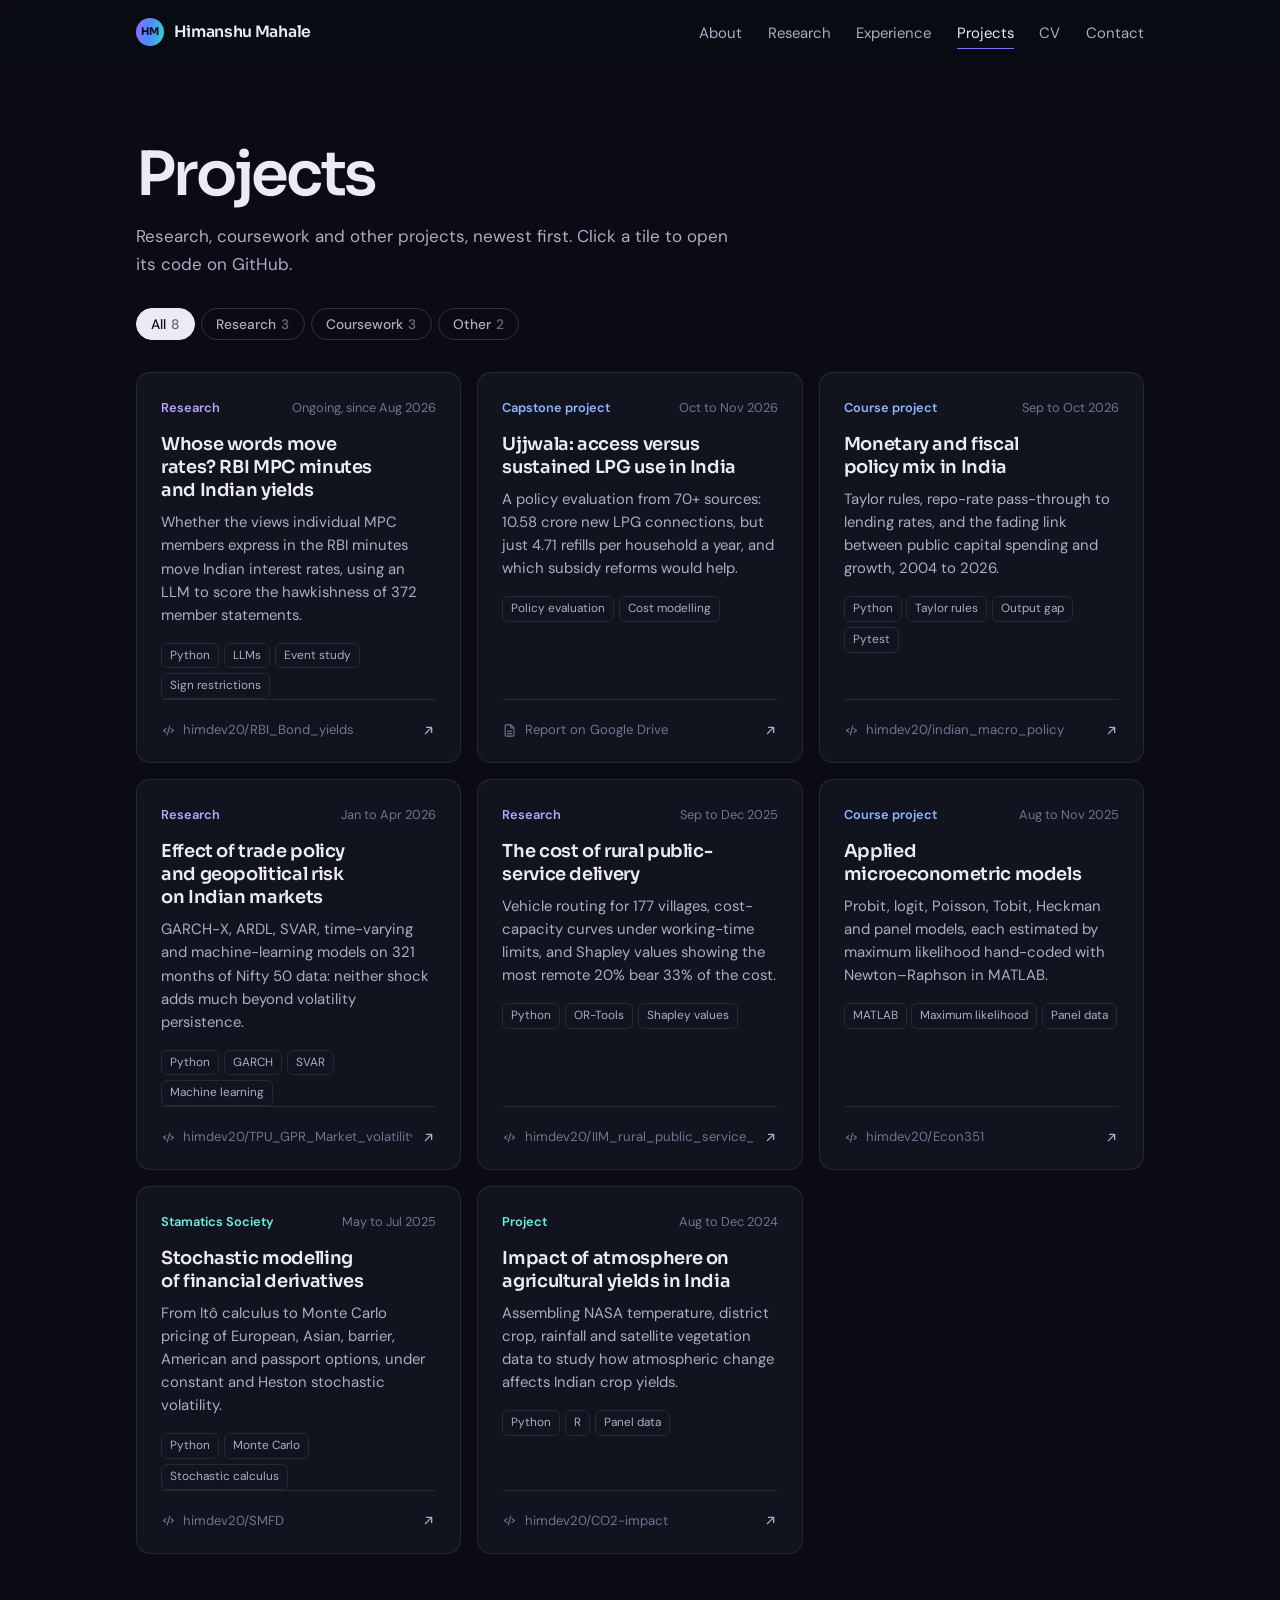
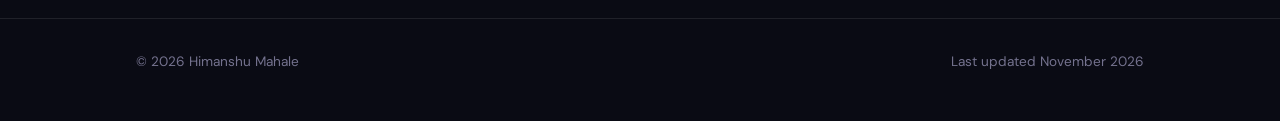
<file: projects.html>
<!DOCTYPE html>
<html lang="en">
<head>
  <meta charset="utf-8">
  <meta name="viewport" content="width=device-width, initial-scale=1">
  <title>Projects | Himanshu Mahale</title>
  <meta name="description" content="Research and course projects by Himanshu Mahale, IIT Kanpur.">
  <meta name="author" content="Himanshu Mahale">
  <meta name="theme-color" content="#0a0b14">
  <meta property="og:type" content="website">
  <meta property="og:title" content="Projects | Himanshu Mahale">
  <meta property="og:description" content="Research and course projects by Himanshu Mahale, IIT Kanpur.">
  <meta property="og:url" content="https://himdev20.github.io/">
  <meta name="twitter:card" content="summary">
  <link rel="icon" href="[data-uri]" type="image/svg+xml">
  <link rel="preconnect" href="https://fonts.googleapis.com">
  <link rel="preconnect" href="https://fonts.gstatic.com" crossorigin>
  <link href="https://fonts.googleapis.com/css2?family=Sora:wght@400..700&family=DM+Sans:ital,opsz,wght@0,9..40,400..700;1,9..40,400..700&display=swap" rel="stylesheet">
  <!-- All styling for this page. Colours and fonts are the variables at the top. -->
  <style>
/* ==========================================================================
   Himanshu Mahale, personal academic site
   Simple layout, dark theme. Colours and fonts are the variables below.
   ========================================================================== */
:root {
  --bg: #0a0b14;
  --surface: #11131f;
  --surface-2: #161927;
  --text: #eceaf6;
  --text-2: #aeacc4;
  --text-3: #74728e;
  --rule: rgba(255, 255, 255, 0.09);
  --rule-strong: rgba(255, 255, 255, 0.16);
  --violet: #8b6cff;
  --violet-soft: #b7a6ff;
  --blue: #4f8cff;
  --teal: #2fd6c3;
  --grad: linear-gradient(100deg, #8b6cff 0%, #4f8cff 50%, #2fd6c3 100%);

  --display: "Sora", "Avenir Next", "Segoe UI", system-ui, sans-serif;
  --body: "DM Sans", "Avenir Next", "Segoe UI", system-ui, sans-serif;

  --measure: 42rem;
  --wide: 68rem;
  --gutter: clamp(1.25rem, 4vw, 2.5rem);
  color-scheme: dark;
}

*, *::before, *::after { box-sizing: border-box; }
html { -webkit-text-size-adjust: 100%; scroll-padding-top: 5rem; background: var(--bg); }
@media (prefers-reduced-motion: no-preference) { html { scroll-behavior: smooth; } }
body {
  margin: 0; background: var(--bg); color: var(--text);
  font-family: var(--body); font-size: 1.0625rem; line-height: 1.68;
  -webkit-font-smoothing: antialiased;
}
::selection { background: rgba(139, 108, 255, .4); color: #fff; }
img { max-width: 100%; display: block; }
h1, h2, h3, h4 { font-family: var(--display); font-weight: 600; letter-spacing: -0.025em; margin: 0; text-wrap: balance; }

a { color: inherit; text-decoration: underline; text-decoration-color: rgba(139, 108, 255, .55); text-decoration-thickness: 1px; text-underline-offset: 3px; }
a:hover { color: var(--violet-soft); text-decoration-color: var(--violet-soft); }
:focus-visible { outline: 2px solid var(--teal); outline-offset: 3px; border-radius: 4px; }

.skip-link { position: absolute; left: 1rem; top: -4rem; z-index: 100; background: #fff; color: #000; padding: .5rem .9rem; border-radius: 8px; font-weight: 600; }
.skip-link:focus { top: 1rem; }
.visually-hidden { position: absolute !important; width: 1px; height: 1px; overflow: hidden; clip: rect(0 0 0 0); white-space: nowrap; margin: -1px; padding: 0; border: 0; }

.wrap { max-width: var(--wide); margin: 0 auto; padding: 0 var(--gutter); }

/* ---------- Navigation ---------- */
.site-nav {
  position: sticky; top: 0; z-index: 50;
  background: rgba(10, 11, 20, .82);
  backdrop-filter: blur(10px); -webkit-backdrop-filter: blur(10px);
  border-bottom: 1px solid transparent; transition: border-color .2s ease;
}
.site-nav.scrolled { border-bottom-color: var(--rule); }
.site-nav .wrap { display: flex; align-items: center; justify-content: space-between; height: 4rem; gap: 1rem; }
.brand { display: flex; align-items: center; gap: .6rem; font-family: var(--display); font-weight: 600; font-size: .98rem; text-decoration: none; letter-spacing: -.02em; }
.brand:hover { color: var(--text); }
.brand .mono { width: 28px; height: 28px; border-radius: 50%; background: var(--grad); color: #0a0a14; display: grid; place-items: center; font-size: .66rem; font-weight: 700; letter-spacing: 0; }
.nav-links { display: flex; align-items: center; gap: 1.6rem; list-style: none; margin: 0; padding: 0; }
.nav-links a { font-size: .93rem; color: var(--text-2); text-decoration: none; padding: .3rem 0; border-bottom: 1.5px solid transparent; }
.nav-links a:hover, .nav-links a.active, .nav-links a[aria-current="page"] { color: var(--text); border-bottom-color: var(--violet); }
.menu-toggle { display: none; background: none; border: 1px solid var(--rule-strong); color: var(--text); width: 2.3rem; height: 2.3rem; border-radius: 50%; cursor: pointer; place-items: center; }
.menu-toggle svg { width: 1.05rem; height: 1.05rem; }
@media (max-width: 780px) {
  .menu-toggle { display: inline-grid; }
  .nav-links { position: absolute; top: 4rem; left: 0; right: 0; flex-direction: column; align-items: stretch; gap: 0; background: var(--bg); border-bottom: 1px solid var(--rule); padding: .4rem var(--gutter) 1rem; display: none; }
  .nav-links.open { display: flex; }
  .nav-links a { display: block; padding: .75rem 0; font-size: 1rem; border-bottom: 1px solid var(--rule); }
  .nav-links li:last-child a { border-bottom: 0; }
}

/* ---------- Hero ---------- */
.hero { padding: clamp(3.5rem, 9vw, 6.5rem) 0 clamp(2.5rem, 6vw, 4rem); }
.hero h1 { font-size: clamp(2.8rem, 7vw, 5.2rem); line-height: 1; letter-spacing: -.045em; margin: 0 0 1.3rem; }
.hero h1 span { display: block; }
.hero h1 span + span { background: var(--grad); -webkit-background-clip: text; background-clip: text; color: transparent; padding-bottom: .06em; }
.tagline { font-size: clamp(1.12rem, 2vw, 1.32rem); line-height: 1.5; color: var(--text-2); margin: 0 0 1.7rem; max-width: 36rem; }
.tagline a { color: var(--text); }
.status { display: inline-flex; align-items: center; gap: .6rem; font-size: .9rem; color: var(--text-2); border: 1px solid var(--rule-strong); padding: .45rem .95rem; border-radius: 999px; margin: 0; }
.status::before { content: ""; width: 7px; height: 7px; border-radius: 50%; background: var(--teal); box-shadow: 0 0 8px var(--teal); flex: none; }

/* ---------- Sections: heading in the margin, content in the column ---------- */
.section { padding: clamp(2.6rem, 6vw, 4rem) 0; border-top: 1px solid var(--rule); }
.section .wrap { display: grid; gap: 1rem 3rem; grid-template-columns: 12rem minmax(0, 1fr); }
.section h2 { font-size: 1.4rem; line-height: 1.25; letter-spacing: -.03em; margin-top: .15rem; }
.section-body { max-width: var(--measure); }
.section-body > p { margin: 0 0 1rem; }
@media (max-width: 780px) { .section .wrap { grid-template-columns: 1fr; } }

/* About */
.profile { font-size: .9rem; }
.portrait { position: relative; aspect-ratio: 4 / 5; width: 100%; max-width: 12rem; border-radius: 10px; overflow: hidden; display: grid; place-items: center; margin-bottom: 1rem; background: linear-gradient(140deg, #2a2160, #13234a 60%, #0f3a3a); }
.portrait .initials { font-family: var(--display); font-weight: 600; font-size: 2.6rem; letter-spacing: -.04em; color: rgba(255,255,255,.85); }
.portrait img { position: absolute; inset: 0; width: 100%; height: 100%; object-fit: cover; }
.profile ul { list-style: none; margin: 0; padding: 0; }
.profile li { margin: .35rem 0; color: var(--text-2); }
.about-text { max-width: var(--measure); }
.about-text p { margin: 0 0 1.15em; color: var(--text-2); }
.about-text p:first-child { color: var(--text); font-size: 1.15rem; line-height: 1.6; }
@media (max-width: 780px) {
  .profile { display: grid; grid-template-columns: 7.5rem 1fr; gap: 1.25rem; align-items: start; }
  .portrait { margin: 0; }
}

/* Interests */
.interests { margin: 0; display: grid; gap: 1.5rem 2.5rem; grid-template-columns: repeat(2, minmax(0, 1fr)); }
.interests dt { font-family: var(--display); font-weight: 600; font-size: 1.05rem; letter-spacing: -.02em; margin-bottom: .3rem; display: flex; align-items: center; gap: .55rem; }
.interests dt::before { content: ""; width: 8px; height: 8px; border-radius: 2px; background: var(--grad); flex: none; }
.interests dd { margin: 0; color: var(--text-2); font-size: .97rem; line-height: 1.55; }
@media (max-width: 560px) { .interests { grid-template-columns: 1fr; } }

/* Entries */
.entry { padding: 0 0 2rem; margin: 0 0 2rem; border-bottom: 1px solid var(--rule); }
.entry:last-child { border-bottom: 0; margin-bottom: 0; padding-bottom: 0; }
.entry h3 { font-size: 1.22rem; line-height: 1.3; margin: 0 0 .4rem; }
.entry .meta { font-size: .9rem; color: var(--text-3); margin: 0 0 .8rem; }
.entry .meta .when { color: var(--text-2); }
.entry p { margin: 0 0 .8rem; color: var(--text-2); }
.entry-head { display: flex; justify-content: space-between; align-items: baseline; gap: .3rem 1rem; flex-wrap: wrap; }
.entry-head .when { font-size: .88rem; color: var(--text-3); white-space: nowrap; }
.entry ul { margin: .3rem 0 .8rem; padding-left: 1.15rem; color: var(--text-2); }
.entry li { margin: .35rem 0; }
.entry li::marker { color: var(--violet); }
.entry h4 { font-size: .98rem; margin: 1.1rem 0 .3rem; letter-spacing: -.015em; }
.tag-ongoing { display: inline-block; font-size: .74rem; font-weight: 600; color: var(--teal); border: 1px solid rgba(47,214,195,.45); border-radius: 999px; padding: .08rem .55rem; margin-right: .5rem; vertical-align: .1em; }

details { margin: .6rem 0 0; }
summary { font-size: .9rem; font-weight: 600; color: var(--violet-soft); cursor: pointer; list-style: none; display: inline-flex; align-items: center; gap: .45rem; }
summary::-webkit-details-marker { display: none; }
summary::before { content: ""; width: .4rem; height: .4rem; border-right: 1.5px solid currentColor; border-bottom: 1.5px solid currentColor; transform: rotate(-45deg); transition: transform .15s ease; }
details[open] summary::before { transform: rotate(45deg); }
details > ul { margin: .8rem 0 0; padding: .1rem 0 .1rem 1.6rem; border-left: 2px solid rgba(139,108,255,.35); }

.links { display: flex; flex-wrap: wrap; gap: .5rem; margin-top: .9rem; }
.pill { font-size: .82rem; font-weight: 500; text-decoration: none; color: var(--text); border: 1px solid var(--rule-strong); border-radius: 999px; padding: .3rem .85rem; display: inline-flex; align-items: center; gap: .35rem; }
.pill:hover { border-color: var(--violet); color: var(--violet-soft); }
.pill svg { width: 12px; height: 12px; }

/* Education facts */
.facts { margin: .4rem 0 0; display: grid; grid-template-columns: auto 1fr; gap: .35rem 1.4rem; font-size: .95rem; }
.facts dt { color: var(--text-3); }
.facts dd { margin: 0; color: var(--text); }

/* Contact */
.contact-line { font-size: 1.25rem; line-height: 1.45; margin: 0 0 1.2rem; color: var(--text); }
.email-row { display: flex; flex-wrap: wrap; align-items: center; gap: .75rem 1rem; margin-bottom: 1.4rem; }
.email-row a { font-size: 1.15rem; }
.btn { font: 500 .88rem var(--body); background: none; color: var(--text); cursor: pointer; border: 1px solid var(--rule-strong); border-radius: 999px; padding: .45rem 1rem; text-decoration: none; display: inline-flex; align-items: center; gap: .45rem; }
.btn:hover { border-color: var(--violet); color: var(--violet-soft); }
.btn.primary { background: var(--grad); border: 0; color: #0a0a14; font-weight: 600; padding: .5rem 1.1rem; }
.btn.primary:hover { color: #0a0a14; filter: brightness(1.08); }
.btn svg { width: 1rem; height: 1rem; }
.socials { display: flex; flex-wrap: wrap; gap: .6rem; }

/* Footer */
.site-footer { border-top: 1px solid var(--rule); padding: 2rem 0 3rem; }
.site-footer .wrap { display: flex; justify-content: space-between; flex-wrap: wrap; gap: .5rem 2rem; font-size: .85rem; color: var(--text-3); }
.site-footer p { margin: 0; }

/* ---------- Projects page: clickable tiles ---------- */
.page-head { padding: clamp(3rem, 8vw, 5rem) 0 2rem; }
.page-head h1 { font-size: clamp(2.4rem, 5.5vw, 3.8rem); line-height: 1; letter-spacing: -.045em; margin-bottom: 1rem; }
.page-head p { color: var(--text-2); max-width: 38rem; margin: 0; }
.filters { display: flex; flex-wrap: wrap; gap: .4rem; margin-top: 1.8rem; }
.filters button { font: 500 .86rem var(--body); color: var(--text-2); background: none; border: 1px solid var(--rule-strong); border-radius: 999px; padding: .38rem .9rem; cursor: pointer; }
.filters button:hover { color: var(--text); }
.filters button[aria-pressed="true"] { background: var(--text); color: var(--bg); border-color: var(--text); }
.filters .count { opacity: .6; margin-left: .3rem; }

.tiles { display: grid; grid-template-columns: repeat(auto-fill, minmax(19rem, 1fr)); gap: 1rem; padding-bottom: 4rem; }
.tile {
  position: relative; display: flex; flex-direction: column; min-height: 15rem;
  padding: 1.5rem 1.5rem 1.3rem; border-radius: 14px; text-decoration: none; color: var(--text);
  background: var(--surface); border: 1px solid var(--rule);
  transition: border-color .2s ease, transform .2s ease, background .2s ease;
}
.tile[hidden] { display: none; }
.tile:hover { color: var(--text); border-color: rgba(139,108,255,.6); background: var(--surface-2); transform: translateY(-2px); }
.tile::before { content: ""; position: absolute; left: 1.5rem; right: 1.5rem; top: 0; height: 2px; border-radius: 0 0 2px 2px; background: var(--grad); opacity: 0; transition: opacity .2s ease; }
.tile:hover::before { opacity: 1; }
.tile-top { display: flex; justify-content: space-between; align-items: center; gap: .6rem; font-size: .8rem; color: var(--text-3); margin-bottom: .9rem; }
.tile-cat { font-weight: 600; color: var(--violet-soft); }
.tile[data-kind="course"] .tile-cat { color: #8fb6ff; }
.tile[data-kind="other"] .tile-cat { color: #6ef0df; }
.tile h2 { font-size: 1.12rem; line-height: 1.3; letter-spacing: -.02em; margin-bottom: .55rem; }
.tile p { margin: 0; color: var(--text-2); font-size: .93rem; line-height: 1.55; }
.tile-tags { display: flex; flex-wrap: wrap; gap: .3rem; margin-top: 1rem; }
.tile-tags span { font-size: .74rem; color: var(--text-2); border: 1px solid var(--rule); border-radius: 6px; padding: .12rem .5rem; }
.tile-foot { margin-top: auto; padding-top: 1.2rem; display: flex; align-items: center; justify-content: space-between; gap: .6rem; font-size: .82rem; color: var(--text-3); border-top: 1px solid var(--rule); }
.tile-foot .repo { display: inline-flex; align-items: center; gap: .45rem; overflow: hidden; text-overflow: ellipsis; white-space: nowrap; }
.tile-foot svg { width: 15px; height: 15px; flex: none; }
.tile-foot .go { color: var(--text-2); transition: transform .2s ease, color .2s ease; }
.tile:hover .tile-foot .go { color: var(--violet-soft); transform: translate(2px, -2px); }
.tile .tile-spacer { flex: 1; }

/* ---------- CV page: two columns ---------- */
.cv-page { padding: clamp(2.5rem, 6vw, 4rem) 0 3rem; }
.cv-top { display: flex; flex-wrap: wrap; justify-content: space-between; align-items: center; gap: 1.5rem; padding-bottom: 2rem; margin-bottom: 2rem; border-bottom: 1px solid var(--rule); }
.cv-id { display: flex; align-items: center; gap: 1.3rem; }
.cv-photo { position: relative; flex: none; width: 84px; height: 84px; border-radius: 50%; overflow: hidden; display: grid; place-items: center; background: var(--grad); color: #0a0a14; font-family: var(--display); font-weight: 700; font-size: 1.4rem; }
.cv-photo img { position: absolute; inset: 0; width: 100%; height: 100%; object-fit: cover; }
.cv-top h1 { font-size: clamp(2rem, 4.5vw, 2.9rem); line-height: 1.05; letter-spacing: -.04em; }
.cv-top p { margin: .4rem 0 0; color: var(--text-2); }
.cv-top .contact-line { font-size: .92rem; color: var(--text-2); }
.cv-top .actions { display: flex; gap: .6rem; flex-wrap: wrap; }
.cv-grid { display: grid; grid-template-columns: minmax(0, 1fr) minmax(0, 2.1fr); gap: 3rem; align-items: start; }
.cv-col { display: grid; gap: 2.2rem; }
.cv-sec > h2 { font-size: 1.05rem; letter-spacing: -.015em; padding-bottom: .55rem; margin-bottom: 1.1rem; border-bottom: 1px solid var(--rule); display: flex; align-items: center; gap: .55rem; }
.cv-sec > h2::before { content: ""; width: 8px; height: 8px; border-radius: 2px; background: var(--grad); }
.cv-item { margin-bottom: 1.4rem; }
.cv-item:last-child { margin-bottom: 0; }
.cv-item h3 { font-size: 1rem; letter-spacing: -.015em; }
.cv-row { display: flex; justify-content: space-between; align-items: baseline; gap: .2rem 1rem; flex-wrap: wrap; }
.cv-row .date { font-size: .84rem; color: var(--text-3); white-space: nowrap; }
.cv-item .org { margin: .2rem 0 .45rem; font-size: .9rem; color: var(--text-3); }
.cv-item ul, .cv-list { margin: .3rem 0 0; padding-left: 1.1rem; color: var(--text-2); font-size: .93rem; }
.cv-item li, .cv-list li { margin: .32rem 0; }
.cv-item li::marker, .cv-list li::marker { color: var(--violet); }
.kv { display: flex; justify-content: space-between; gap: 1rem; font-size: .86rem; color: var(--text-3); margin: .15rem 0 0; }
.kv span:last-child { color: var(--text); font-weight: 500; }
.cv-sub { margin: 1rem 0 .4rem; font-size: .8rem; font-weight: 600; color: var(--text-3); font-family: var(--body); letter-spacing: 0; }
.cv-sec h2 + .cv-sub { margin-top: 0; }
.cv-p { margin: 0; color: var(--text-2); font-size: .9rem; line-height: 1.55; }
.cv-more { margin: 1.2rem 0 0; font-size: .9rem; }
@media (max-width: 900px) { .cv-grid { grid-template-columns: 1fr; gap: 2.2rem; } .cv-right { order: -1; } }
@media (max-width: 560px) { .cv-id { flex-direction: column; align-items: flex-start; } }

/* 404 */
.notfound { min-height: 70vh; display: grid; place-items: center; }
.notfound h1 { font-size: clamp(2.4rem, 6vw, 4rem); letter-spacing: -.04em; margin-bottom: .5rem; }
.notfound p { color: var(--text-2); }

/* ---------- Print (CV page): plain black on white ---------- */
@media print {
  html, body { background: #fff !important; color: #000; color-scheme: light; }
  html { font-size: 9.5pt; }
  :root { --text: #000; --text-2: #333; --text-3: #555; --rule: #ccc; --bg: #fff; }
  .site-nav, .site-footer, .no-print, .skip-link { display: none !important; }
  .cv-page { padding: 0; }
  .wrap { max-width: none; padding: 0; }
  .cv-top { padding-bottom: 8pt; margin-bottom: 10pt; }
  .cv-photo { display: none; }
  .cv-grid { grid-template-columns: 1fr 2.1fr; gap: 16pt; }
  .cv-right { order: 0; }
  .cv-col { gap: 10pt; }
  .cv-item { margin-bottom: 7pt; break-inside: avoid; }
  a { text-decoration: none; color: inherit; }
  @page { margin: 14mm; }
}
.more-link { margin: 1.6rem 0 0; font-weight: 500; }
.tags { display: flex; flex-wrap: wrap; gap: .35rem; }
.tag { font-size: .8rem; color: var(--text-2); border: 1px solid var(--rule-strong); border-radius: 6px; padding: .15rem .55rem; }
@media print { .tag { border: 0; padding: 0; } .tags { gap: .1rem .6rem; } }

  </style>
</head>
<body>
  <a class="skip-link" href="#main">Skip to content</a>
  <nav class="site-nav" aria-label="Main">
    <div class="wrap">
      <a class="brand" href="./"><span class="mono" aria-hidden="true">HM</span>Himanshu Mahale</a>
      <ul class="nav-links" id="nav-links">
          <li><a href="./#about">About</a></li>
          <li><a href="./#research">Research</a></li>
          <li><a href="./#experience">Experience</a></li>
          <li><a href="projects.html" aria-current="page">Projects</a></li>
          <li><a href="cv.html">CV</a></li>
          <li><a href="./#contact">Contact</a></li>
      </ul>
      <button class="menu-toggle" type="button" aria-label="Open menu" aria-expanded="false" aria-controls="nav-links">
        <svg viewBox="0 0 24 24" fill="none" stroke="currentColor" stroke-width="1.8" stroke-linecap="round" aria-hidden="true"><path d="M4 7h16M4 12h16M4 17h16"/></svg>
      </button>
    </div>
  </nav>
  <main id="main">
    <header class="page-head">
      <div class="wrap">
        <h1>Projects</h1>
        <p>Research, coursework and other projects, newest first. Click a tile to open its code on GitHub.</p>
        <div class="filters" role="group" aria-label="Filter projects">
          <button type="button" data-filter="all" aria-pressed="true">All<span class="count"></span></button>
          <button type="button" data-filter="research" aria-pressed="false">Research<span class="count"></span></button>
          <button type="button" data-filter="course" aria-pressed="false">Coursework<span class="count"></span></button>
          <button type="button" data-filter="other" aria-pressed="false">Other<span class="count"></span></button>
        </div>
      </div>
    </header>

    <section aria-label="Project list">
      <div class="wrap">
        <!-- To add a project: copy one <a class="tile"> block and change href (the GitHub link), the text and data-kind
             (research, course or other). The whole tile is the link. -->
        <div class="tiles">
          <a class="tile" data-kind="research" href="https://github.com/himdev20/RBI_Bond_yields">
            <div class="tile-top"><span class="tile-cat">Research</span><span>Ongoing, since Aug 2026</span></div>
            <h2>Whose words move rates? RBI MPC minutes and Indian yields</h2>
            <p>Whether the views individual MPC members express in the RBI minutes move Indian interest rates, using an LLM to score the hawkishness of 372 member statements.</p>
            <div class="tile-tags"><span>Python</span><span>LLMs</span><span>Event study</span><span>Sign restrictions</span></div>
            <div class="tile-foot"><span class="repo"><svg viewBox="0 0 24 24" fill="none" stroke="currentColor" stroke-width="1.8" stroke-linecap="round" stroke-linejoin="round" aria-hidden="true"><path d="M8 9l-4 3 4 3M16 9l4 3-4 3M14 5l-4 14"/></svg>himdev20/RBI_Bond_yields</span><svg class="go" viewBox="0 0 24 24" fill="none" stroke="currentColor" stroke-width="2.2" stroke-linecap="round" stroke-linejoin="round" aria-hidden="true"><path d="M7 17L17 7M9 7h8v8"/></svg></div>
          </a>
          <a class="tile" data-kind="course" href="https://drive.google.com/file/d/1oVal5MLPncE3dBas2bM3YL1XlUcxjkTQ/view?usp=sharing">
            <div class="tile-top"><span class="tile-cat">Capstone project</span><span>Oct to Nov 2026</span></div>
            <h2>Ujjwala: access versus sustained LPG use in India</h2>
            <p>A policy evaluation from 70+ sources: 10.58 crore new LPG connections, but just 4.71 refills per household a year, and which subsidy reforms would help.</p>
            <div class="tile-tags"><span>Policy evaluation</span><span>Cost modelling</span></div>
            <div class="tile-foot"><span class="repo"><svg viewBox="0 0 24 24" fill="none" stroke="currentColor" stroke-width="1.8" stroke-linecap="round" stroke-linejoin="round" aria-hidden="true"><path d="M14 3H7a2 2 0 0 0-2 2v14a2 2 0 0 0 2 2h10a2 2 0 0 0 2-2V8z"/><path d="M14 3v5h5M9 13h6M9 17h6"/></svg>Report on Google Drive</span><svg class="go" viewBox="0 0 24 24" fill="none" stroke="currentColor" stroke-width="2.2" stroke-linecap="round" stroke-linejoin="round" aria-hidden="true"><path d="M7 17L17 7M9 7h8v8"/></svg></div>
          </a>
          <a class="tile" data-kind="course" href="https://github.com/himdev20/indian_macro_policy">
            <div class="tile-top"><span class="tile-cat">Course project</span><span>Sep to Oct 2026</span></div>
            <h2>Monetary and fiscal policy mix in India</h2>
            <p>Taylor rules, repo-rate pass-through to lending rates, and the fading link between public capital spending and growth, 2004 to 2026.</p>
            <div class="tile-tags"><span>Python</span><span>Taylor rules</span><span>Output gap</span><span>Pytest</span></div>
            <div class="tile-foot"><span class="repo"><svg viewBox="0 0 24 24" fill="none" stroke="currentColor" stroke-width="1.8" stroke-linecap="round" stroke-linejoin="round" aria-hidden="true"><path d="M8 9l-4 3 4 3M16 9l4 3-4 3M14 5l-4 14"/></svg>himdev20/indian_macro_policy</span><svg class="go" viewBox="0 0 24 24" fill="none" stroke="currentColor" stroke-width="2.2" stroke-linecap="round" stroke-linejoin="round" aria-hidden="true"><path d="M7 17L17 7M9 7h8v8"/></svg></div>
          </a>
          <a class="tile" data-kind="research" href="https://github.com/himdev20/TPU_GPR_Market_volatility">
            <div class="tile-top"><span class="tile-cat">Research</span><span>Jan to Apr 2026</span></div>
            <h2>Effect of trade policy and geopolitical risk on Indian markets</h2>
            <p>GARCH-X, ARDL, SVAR, time-varying and machine-learning models on 321 months of Nifty 50 data: neither shock adds much beyond volatility persistence.</p>
            <div class="tile-tags"><span>Python</span><span>GARCH</span><span>SVAR</span><span>Machine learning</span></div>
            <div class="tile-foot"><span class="repo"><svg viewBox="0 0 24 24" fill="none" stroke="currentColor" stroke-width="1.8" stroke-linecap="round" stroke-linejoin="round" aria-hidden="true"><path d="M8 9l-4 3 4 3M16 9l4 3-4 3M14 5l-4 14"/></svg>himdev20/TPU_GPR_Market_volatility</span><svg class="go" viewBox="0 0 24 24" fill="none" stroke="currentColor" stroke-width="2.2" stroke-linecap="round" stroke-linejoin="round" aria-hidden="true"><path d="M7 17L17 7M9 7h8v8"/></svg></div>
          </a>
          <a class="tile" data-kind="research" href="https://github.com/himdev20/IIM_rural_public_service_delivery">
            <div class="tile-top"><span class="tile-cat">Research</span><span>Sep to Dec 2025</span></div>
            <h2>The cost of rural public-service delivery</h2>
            <p>Vehicle routing for 177 villages, cost-capacity curves under working-time limits, and Shapley values showing the most remote 20% bear 33% of the cost.</p>
            <div class="tile-tags"><span>Python</span><span>OR-Tools</span><span>Shapley values</span></div>
            <div class="tile-foot"><span class="repo"><svg viewBox="0 0 24 24" fill="none" stroke="currentColor" stroke-width="1.8" stroke-linecap="round" stroke-linejoin="round" aria-hidden="true"><path d="M8 9l-4 3 4 3M16 9l4 3-4 3M14 5l-4 14"/></svg>himdev20/IIM_rural_public_service_delivery</span><svg class="go" viewBox="0 0 24 24" fill="none" stroke="currentColor" stroke-width="2.2" stroke-linecap="round" stroke-linejoin="round" aria-hidden="true"><path d="M7 17L17 7M9 7h8v8"/></svg></div>
          </a>
          <a class="tile" data-kind="course" href="https://github.com/himdev20/Econ351">
            <div class="tile-top"><span class="tile-cat">Course project</span><span>Aug to Nov 2025</span></div>
            <h2>Applied microeconometric models</h2>
            <p>Probit, logit, Poisson, Tobit, Heckman and panel models, each estimated by maximum likelihood hand-coded with Newton–Raphson in MATLAB.</p>
            <div class="tile-tags"><span>MATLAB</span><span>Maximum likelihood</span><span>Panel data</span></div>
            <div class="tile-foot"><span class="repo"><svg viewBox="0 0 24 24" fill="none" stroke="currentColor" stroke-width="1.8" stroke-linecap="round" stroke-linejoin="round" aria-hidden="true"><path d="M8 9l-4 3 4 3M16 9l4 3-4 3M14 5l-4 14"/></svg>himdev20/Econ351</span><svg class="go" viewBox="0 0 24 24" fill="none" stroke="currentColor" stroke-width="2.2" stroke-linecap="round" stroke-linejoin="round" aria-hidden="true"><path d="M7 17L17 7M9 7h8v8"/></svg></div>
          </a>
          <a class="tile" data-kind="other" href="https://github.com/himdev20/SMFD">
            <div class="tile-top"><span class="tile-cat">Stamatics Society</span><span>May to Jul 2025</span></div>
            <h2>Stochastic modelling of financial derivatives</h2>
            <p>From Itô calculus to Monte Carlo pricing of European, Asian, barrier, American and passport options, under constant and Heston stochastic volatility.</p>
            <div class="tile-tags"><span>Python</span><span>Monte Carlo</span><span>Stochastic calculus</span></div>
            <div class="tile-foot"><span class="repo"><svg viewBox="0 0 24 24" fill="none" stroke="currentColor" stroke-width="1.8" stroke-linecap="round" stroke-linejoin="round" aria-hidden="true"><path d="M8 9l-4 3 4 3M16 9l4 3-4 3M14 5l-4 14"/></svg>himdev20/SMFD</span><svg class="go" viewBox="0 0 24 24" fill="none" stroke="currentColor" stroke-width="2.2" stroke-linecap="round" stroke-linejoin="round" aria-hidden="true"><path d="M7 17L17 7M9 7h8v8"/></svg></div>
          </a>
          <a class="tile" data-kind="other" href="https://github.com/himdev20/CO2-impact">
            <div class="tile-top"><span class="tile-cat">Project</span><span>Aug to Dec 2024</span></div>
            <h2>Impact of atmosphere on agricultural yields in India</h2>
            <p>Assembling NASA temperature, district crop, rainfall and satellite vegetation data to study how atmospheric change affects Indian crop yields.</p>
            <div class="tile-tags"><span>Python</span><span>R</span><span>Panel data</span></div>
            <div class="tile-foot"><span class="repo"><svg viewBox="0 0 24 24" fill="none" stroke="currentColor" stroke-width="1.8" stroke-linecap="round" stroke-linejoin="round" aria-hidden="true"><path d="M8 9l-4 3 4 3M16 9l4 3-4 3M14 5l-4 14"/></svg>himdev20/CO2-impact</span><svg class="go" viewBox="0 0 24 24" fill="none" stroke="currentColor" stroke-width="2.2" stroke-linecap="round" stroke-linejoin="round" aria-hidden="true"><path d="M7 17L17 7M9 7h8v8"/></svg></div>
          </a>
        </div>
      </div>
    </section>
  </main>
  <footer class="site-footer">
    <div class="wrap">
      <p>© <span class="year">2026</span> Himanshu Mahale</p>
      <p>Last updated November 2026</p>
    </div>
  </footer>
  <script>
(function () {
  "use strict";

  /* Mobile menu */
  var btn = document.querySelector(".menu-toggle");
  var links = document.getElementById("nav-links");
  function setMenu(open) {
    links.classList.toggle("open", open);
    btn.setAttribute("aria-expanded", String(open));
    btn.setAttribute("aria-label", open ? "Close menu" : "Open menu");
  }
  if (btn && links) {
    btn.addEventListener("click", function () { setMenu(!links.classList.contains("open")); });
    links.addEventListener("click", function (e) { if (e.target.tagName === "A") setMenu(false); });
    document.addEventListener("keydown", function (e) { if (e.key === "Escape") setMenu(false); });
  }

  /* Border under the nav once you scroll */
  var nav = document.querySelector(".site-nav");
  function onScroll() { if (nav) nav.classList.toggle("scrolled", window.scrollY > 8); }
  window.addEventListener("scroll", onScroll, { passive: true }); onScroll();

  /* Highlight the section in view */
  var navA = document.querySelectorAll('.nav-links a[href^="#"]');
  if (navA.length && "IntersectionObserver" in window) {
    var map = {};
    navA.forEach(function (a) { map[a.getAttribute("href").slice(1)] = a; });
    var io = new IntersectionObserver(function (entries) {
      entries.forEach(function (en) {
        if (!en.isIntersecting) return;
        navA.forEach(function (a) { a.classList.remove("active"); });
        if (map[en.target.id]) map[en.target.id].classList.add("active");
      });
    }, { rootMargin: "-45% 0px -50% 0px" });
    Object.keys(map).forEach(function (id) { var s = document.getElementById(id); if (s) io.observe(s); });
  }

  /* Project filters */
  var fbtns = document.querySelectorAll(".filters button");
  var tiles = document.querySelectorAll(".tile");
  fbtns.forEach(function (b) {
    var kind = b.getAttribute("data-filter"), n = 0;
    tiles.forEach(function (t) { if (kind === "all" || t.getAttribute("data-kind") === kind) n++; });
    var c = b.querySelector(".count"); if (c) c.textContent = n;
    b.addEventListener("click", function () {
      fbtns.forEach(function (x) { x.setAttribute("aria-pressed", String(x === b)); });
      tiles.forEach(function (t) { t.hidden = !(kind === "all" || t.getAttribute("data-kind") === kind); });
    });
  });

  /* Copy email */
  document.querySelectorAll("[data-copy]").forEach(function (b) {
    b.addEventListener("click", function () {
      var text = b.getAttribute("data-copy"), old = b.textContent;
      function done() { b.textContent = "Copied"; setTimeout(function () { b.textContent = old; }, 1800); }
      if (navigator.clipboard && navigator.clipboard.writeText) {
        navigator.clipboard.writeText(text).then(done, function () { location.href = "mailto:" + text; });
      } else { location.href = "mailto:" + text; }
    });
  });

  document.querySelectorAll(".year").forEach(function (el) { el.textContent = new Date().getFullYear(); });
})();

  </script>
</body>
</html>
</file>
